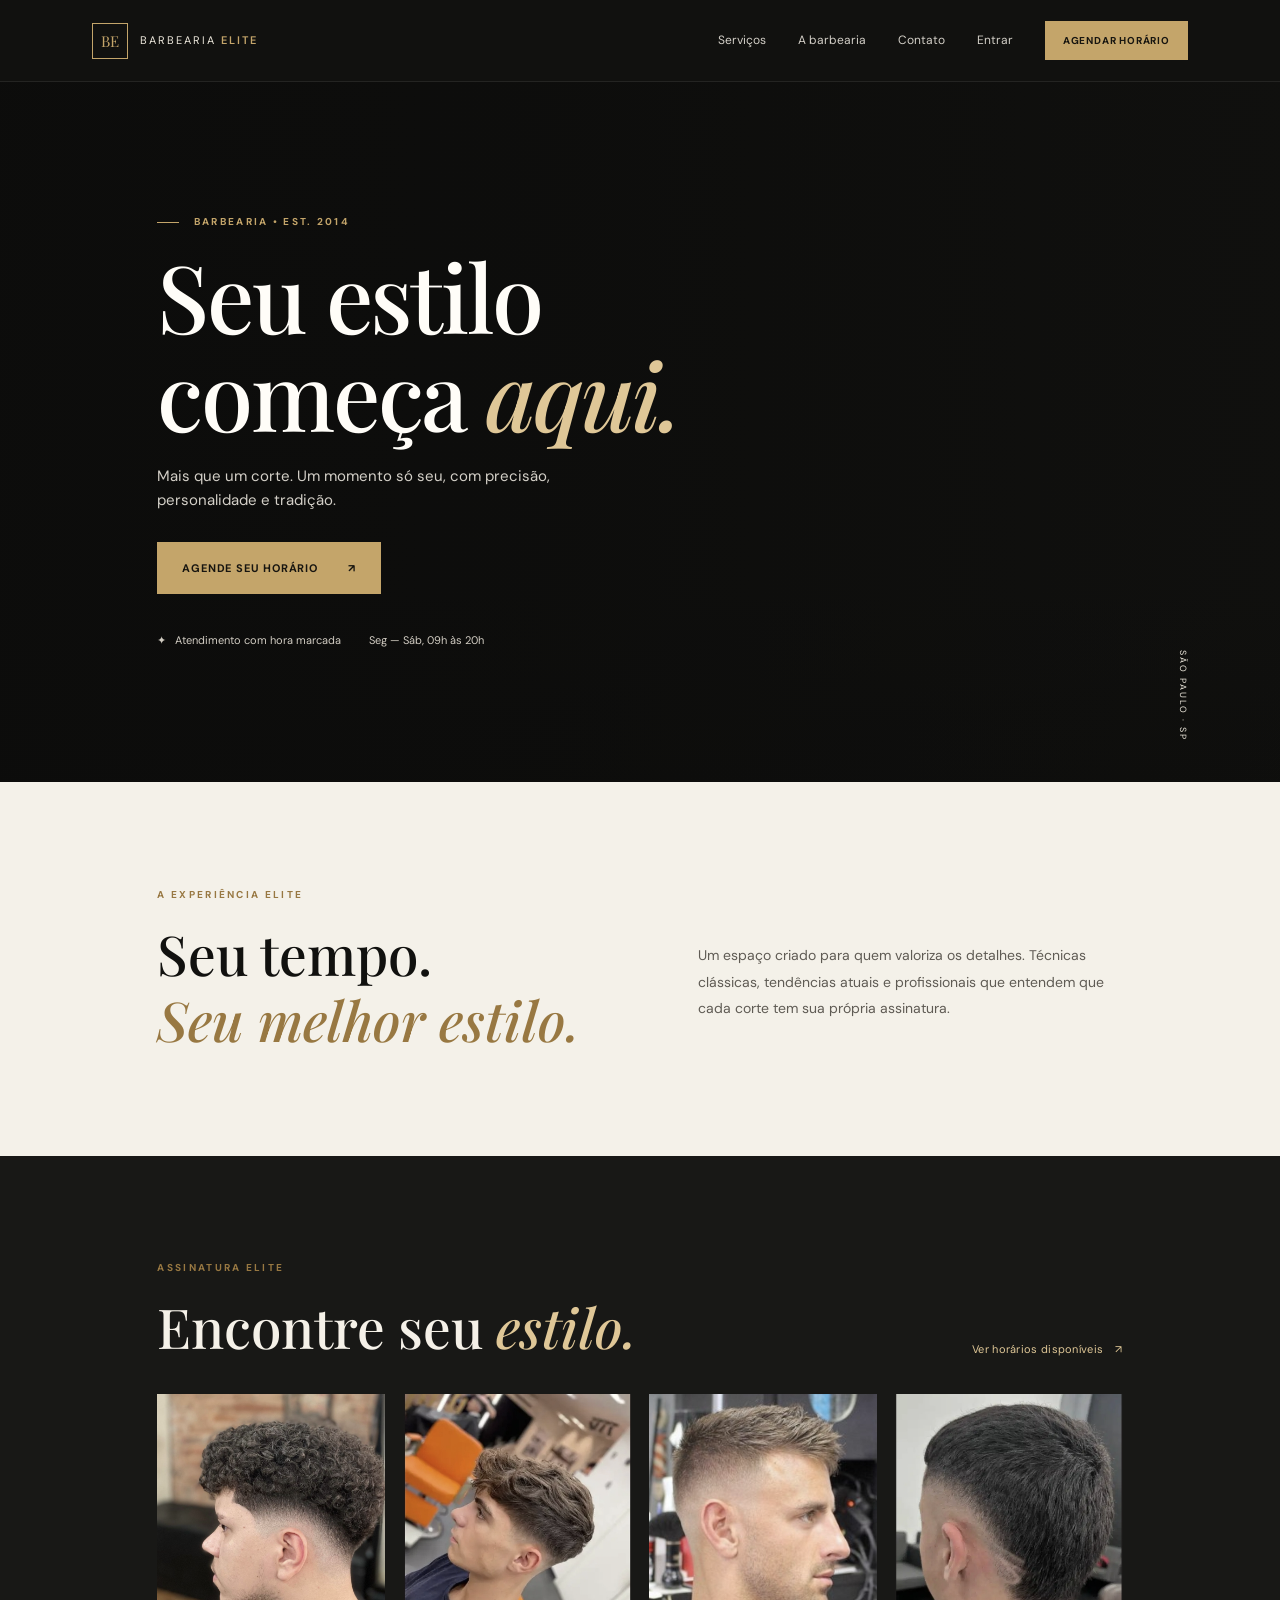
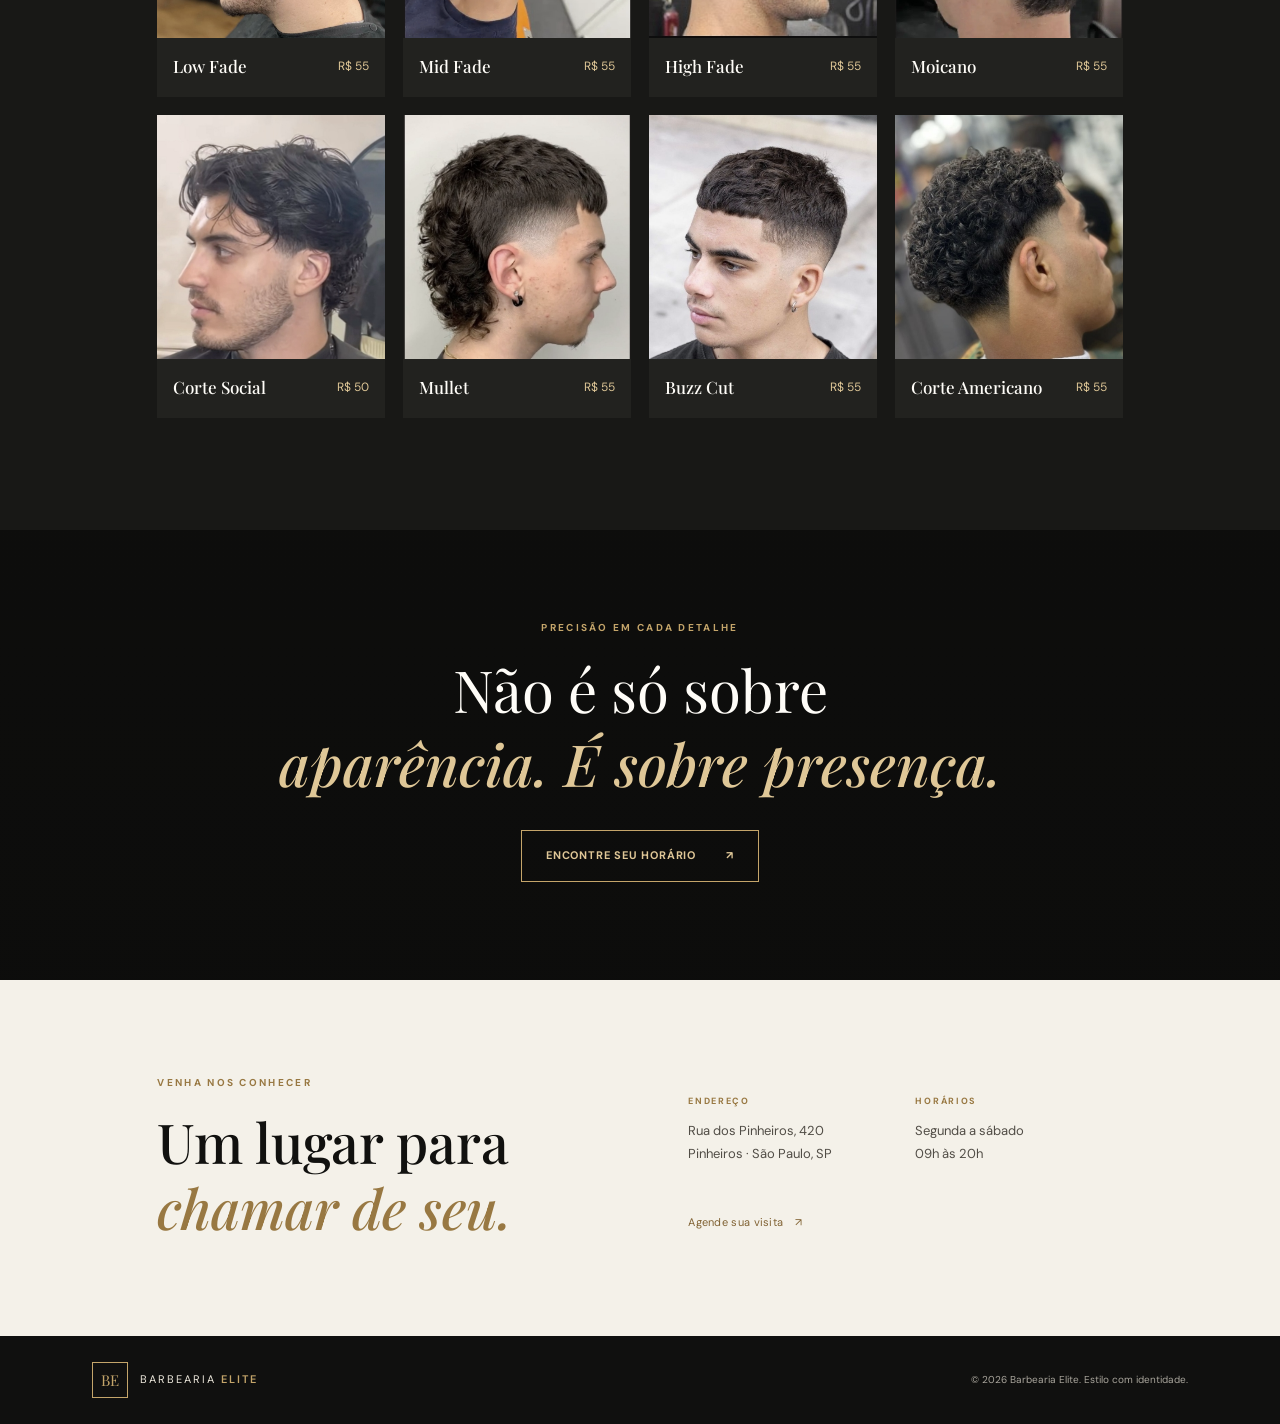
<file: index.html>
<!doctype html>
<html lang="pt-BR">
<head>
  <meta charset="utf-8">
  <meta name="viewport" content="width=device-width, initial-scale=1">
  <meta name="theme-color" content="#10100f">
  <meta name="description" content="Barbearia Elite — cortes de precisão, profissionais experientes e agendamento online.">
  <title>Barbearia Elite — Seu estilo começa aqui</title>
  <link rel="preconnect" href="https://images.unsplash.com">
  <link rel="stylesheet" href="style.css">
  <script src="script.js" defer></script>
</head>
<body data-page="home">

  <header class="site-header">
    <a class="brand" href="index.html">
      <span class="brand-mark">BE</span>
      <span>BARBEARIA <b>ELITE</b></span>
    </a>
    <button class="menu-toggle" aria-label="Abrir menu" aria-expanded="false">☰</button>
    <nav class="nav-links">
      <a href="#servicos">Serviços</a>
      <a href="#sobre">A barbearia</a>
      <a href="#contato">Contato</a>
      <a class="nav-login" href="login.html">Entrar</a>
      <a class="button button-gold button-small" href="agendamento.html">Agendar horário</a>
    </nav>
  </header>

  <main>
    <!-- Hero -->
    <section class="hero">
      <div class="hero-shade"></div>
      <div class="hero-content">
        <p class="eyebrow"><span></span> BARBEARIA • EST. 2014</p>
        <h1>Seu estilo<br>começa <em>aqui.</em></h1>
        <p class="hero-copy">Mais que um corte. Um momento só seu, com precisão, personalidade e tradição.</p>
        <a class="button button-gold" href="agendamento.html">
          Agende seu horário <span aria-hidden="true">↗</span>
        </a>
        <div class="hero-meta">
          <span>✦   Atendimento com hora marcada</span>
          <span>Seg — Sáb, 09h às 20h</span>
        </div>
      </div>
      <div class="hero-side-note">SÃO PAULO · SP</div>
    </section>

    <!-- Sobre -->
    <section class="intro section-wrap" id="sobre">
      <div>
        <p class="eyebrow">A EXPERIÊNCIA ELITE</p>
        <h2>Seu tempo.<br><em>Seu melhor estilo.</em></h2>
      </div>
      <p>Um espaço criado para quem valoriza os detalhes. Técnicas clássicas, tendências atuais e profissionais que entendem que cada corte tem sua própria assinatura.</p>
    </section>

    <!-- Serviços -->
    <section class="services section-wrap" id="servicos">
      <div class="section-heading">
        <div>
          <p class="eyebrow">ASSINATURA ELITE</p>
          <h2>Encontre seu <em>estilo.</em></h2>
        </div>
        <a class="text-link" href="agendamento.html">Ver horários disponíveis <span>↗</span></a>
      </div>
      <div class="service-grid" id="service-grid"></div>
    </section>

    <!-- Destaque / Statement -->
    <section class="statement">
      <p class="eyebrow">PRECISÃO EM CADA DETALHE</p>
      <p class="statement-line">Não é só sobre<br><em>aparência. É sobre presença.</em></p>
      <a class="button button-outline" href="agendamento.html">Encontre seu horário <span>↗</span></a>
    </section>

    <!-- Contato e Localização -->
    <section class="visit section-wrap" id="contato">
      <div>
        <p class="eyebrow">VENHA NOS CONHECER</p>
        <h2>Um lugar para<br><em>chamar de seu.</em></h2>
      </div>
      <div class="visit-details">
        <div>
          <span class="detail-label">ENDEREÇO</span>
          <p>Rua dos Pinheiros, 420<br>Pinheiros · São Paulo, SP</p>
        </div>
        <div>
          <span class="detail-label">HORÁRIOS</span>
          <p>Segunda a sábado<br>09h às 20h</p>
        </div>
        <a class="text-link" href="agendamento.html">Agende sua visita <span>↗</span></a>
      </div>
    </section>
  </main>

  <footer class="footer">
    <a class="brand" href="index.html">
      <span class="brand-mark">BE</span>
      <span>BARBEARIA <b>ELITE</b></span>
    </a>
    <span>© 2026 Barbearia Elite. Estilo com identidade.</span>
  </footer>

</body>
</html>
</file>
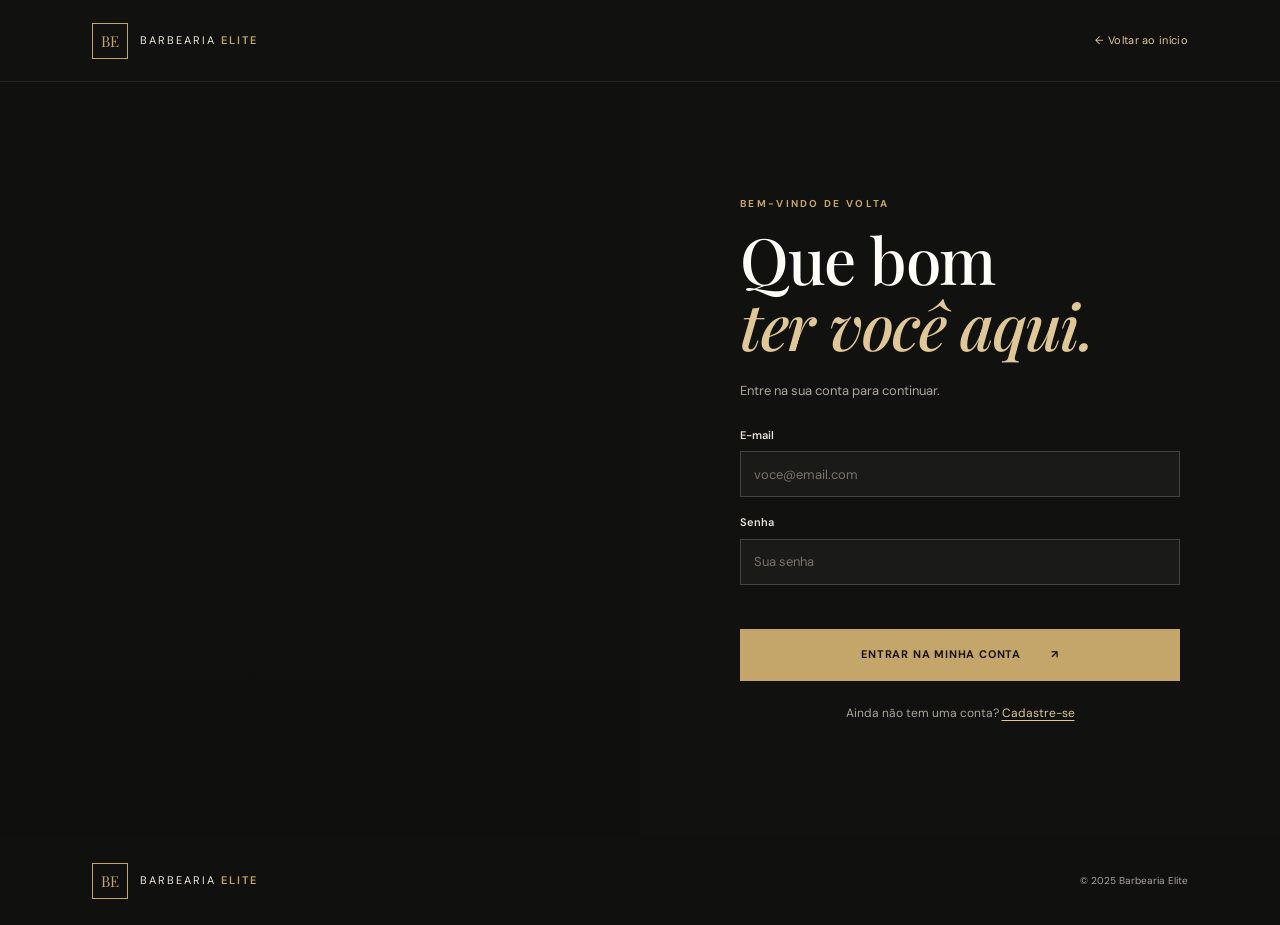
<file: agendamento.html>
<!doctype html>
<html lang="pt-BR">
<head>
  <meta charset="utf-8">
  <meta name="viewport" content="width=device-width, initial-scale=1">
  <meta name="theme-color" content="#10100f">
  <title>Agendar horário — Barbearia Elite</title>
  <link rel="stylesheet" href="style.css">
  <script src="script.js" defer></script>
</head>
<body data-page="booking" class="form-page">

  <header class="site-header">
    <a class="brand" href="index.html">
      <span class="brand-mark">BE</span>
      <span>BARBEARIA <b>ELITE</b></span>
    </a>
    <a class="text-link" href="index.html">← Voltar ao início</a>
  </header>

  <main class="booking-layout">
    <section class="booking-heading">
      <p class="eyebrow">RESERVE SEU MOMENTO</p>
      <h1>Seu próximo<br><em>corte começa aqui.</em></h1>
      <p>Escolha seu serviço, barbeiro e horário. A gente cuida do resto.</p>
      <div class="booking-note"><span>✦</span> Agendamento rápido, sem complicação.</div>
    </section>

    <section class="booking-card">
      <form id="booking-form" novalidate>
        <!-- Passo 01 -->
        <div class="booking-step">
          <span class="step-number">01</span>
          <div class="step-content">
            <label for="service">Escolha seu serviço</label>
            <select id="service" name="service" required>
              <option value="">Selecione um corte</option>
            </select>
          </div>
        </div>

        <div class="booking-price" id="booking-price">Selecione um serviço para ver o valor</div>

        <!-- Passo 02 -->
        <div class="booking-step">
          <span class="step-number">02</span>
          <div class="step-content">
            <label for="barber">Escolha seu barbeiro</label>
            <select id="barber" name="barber" required>
              <option value="">Selecione um profissional</option>
              <option value="Rafael Mendes">Rafael Mendes</option>
              <option value="Caio Oliveira">Caio Oliveira</option>
              <option value="Lucas Ferreira">Lucas Ferreira</option>
            </select>
          </div>
        </div>

        <!-- Passo 03 -->
        <div class="booking-step">
          <span class="step-number">03</span>
          <div class="step-content">
            <label for="date">Escolha a data</label>
            <input id="date" name="date" type="date" required>
          </div>
        </div>

        <!-- Passo 04 -->
        <div class="booking-step">
          <span class="step-number">04</span>
          <div class="step-content">
            <label>Horários disponíveis</label>
            <div id="slots" class="time-slots" role="group" aria-label="Horários disponíveis">
              <p class="slot-hint">Selecione um barbeiro e uma data.</p>
            </div>
            <input id="time" name="time" type="hidden" required>
          </div>
        </div>

        <p class="form-error" id="booking-error" role="alert" aria-live="polite"></p>
        <button class="button button-gold button-full" type="submit">Confirmar agendamento <span>↗</span></button>
        <p class="booking-legal">Ao confirmar, você concorda com nossa política de agendamento.</p>
      </form>
    </section>
  </main>

  <footer class="footer">
    <a class="brand" href="index.html">
      <span class="brand-mark">BE</span>
      <span>BARBEARIA <b>ELITE</b></span>
    </a>
    <span>© 2025 Barbearia Elite</span>
  </footer>

</body>
</html>
</file>
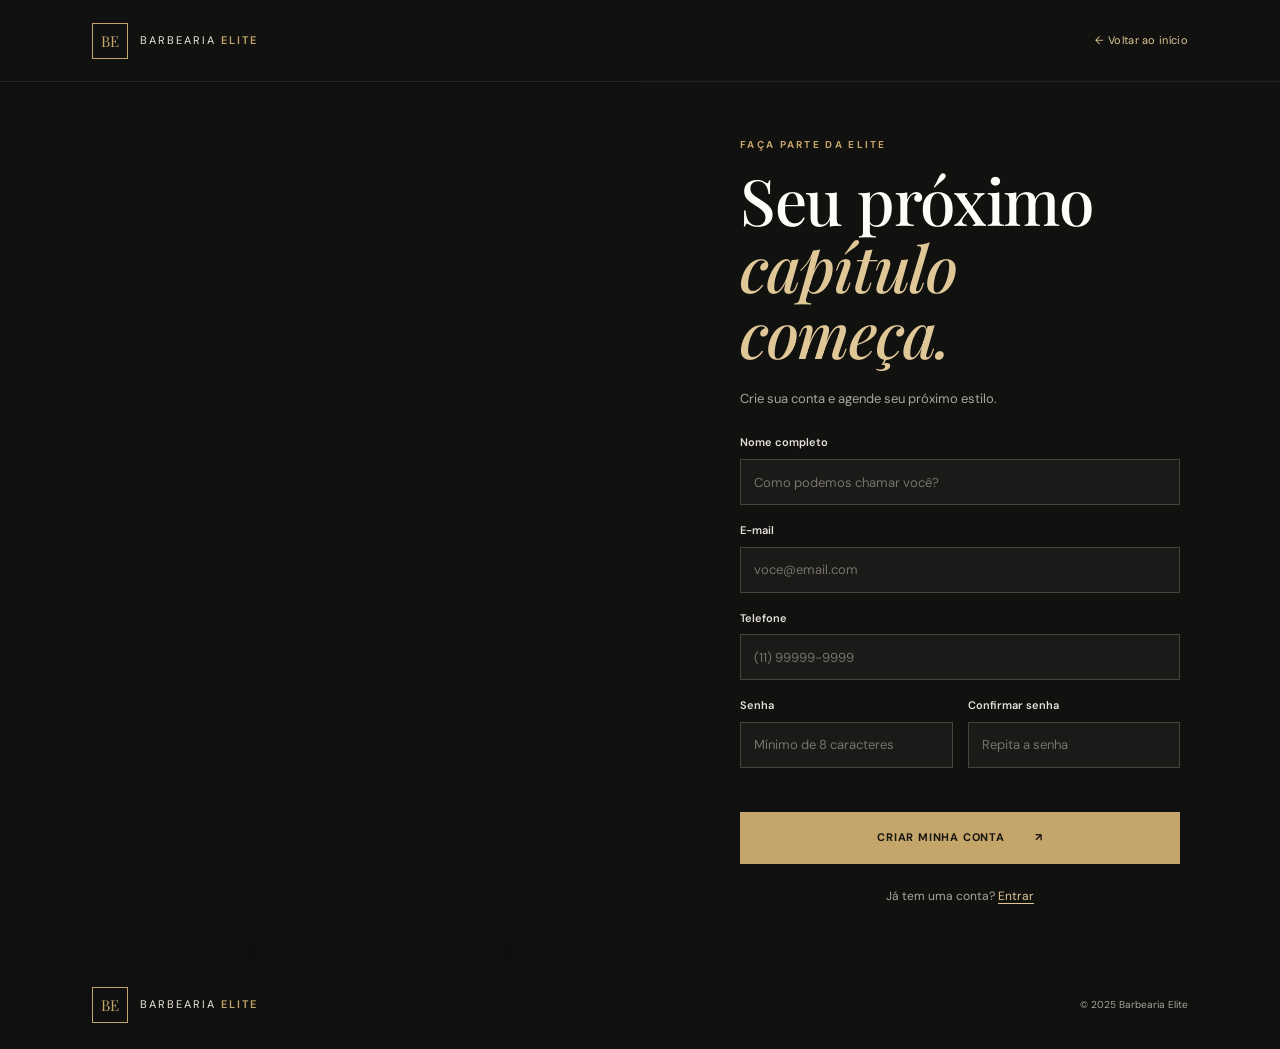
<file: cadastro.html>
<!doctype html>
<html lang="pt-BR">
<head>
  <meta charset="utf-8">
  <meta name="viewport" content="width=device-width, initial-scale=1">
  <meta name="theme-color" content="#10100f">
  <title>Criar conta — Barbearia Elite</title>
  <link rel="stylesheet" href="style.css">
  <script src="script.js" defer></script>
</head>
<body data-page="register" class="form-page">

  <header class="site-header">
    <a class="brand" href="index.html">
      <span class="brand-mark">BE</span>
      <span>BARBEARIA <b>ELITE</b></span>
    </a>
    <a class="text-link" href="index.html">← Voltar ao início</a>
  </header>

  <main class="form-layout">
    <div class="form-image register-image" role="img" aria-label="Detalhes de uma cadeira clássica de barbeiro"></div>

    <section class="form-panel">
      <p class="eyebrow">FAÇA PARTE DA ELITE</p>
      <h1>Seu próximo<br><em>capítulo começa.</em></h1>
      <p class="form-intro">Crie sua conta e agende seu próximo estilo.</p>

      <form id="register-form" novalidate>
        <label for="register-name">Nome completo</label>
        <input id="register-name" name="name" type="text" autocomplete="name" placeholder="Como podemos chamar você?" required minlength="3">

        <label for="register-email">E-mail</label>
        <input id="register-email" name="email" type="email" autocomplete="email" placeholder="voce@email.com" required>

        <label for="register-phone">Telefone</label>
        <input id="register-phone" name="phone" type="tel" autocomplete="tel" placeholder="(11) 99999-9999" required>

        <div class="form-row">
          <div>
            <label for="register-password">Senha</label>
            <input id="register-password" name="password" type="password" autocomplete="new-password" placeholder="Mínimo de 8 caracteres" required minlength="8">
          </div>
          <div>
            <label for="register-confirm">Confirmar senha</label>
            <input id="register-confirm" name="confirm" type="password" autocomplete="new-password" placeholder="Repita a senha" required>
          </div>
        </div>

        <p class="form-error" id="register-error" role="alert" aria-live="polite"></p>
        <button class="button button-gold button-full" type="submit">Criar minha conta <span>↗</span></button>
      </form>

      <p class="form-switch">Já tem uma conta? <a href="login.html">Entrar</a></p>
    </section>
  </main>

  <footer class="footer">
    <a class="brand" href="index.html">
      <span class="brand-mark">BE</span>
      <span>BARBEARIA <b>ELITE</b></span>
    </a>
    <span>© 2025 Barbearia Elite</span>
  </footer>

</body>
</html>
</file>
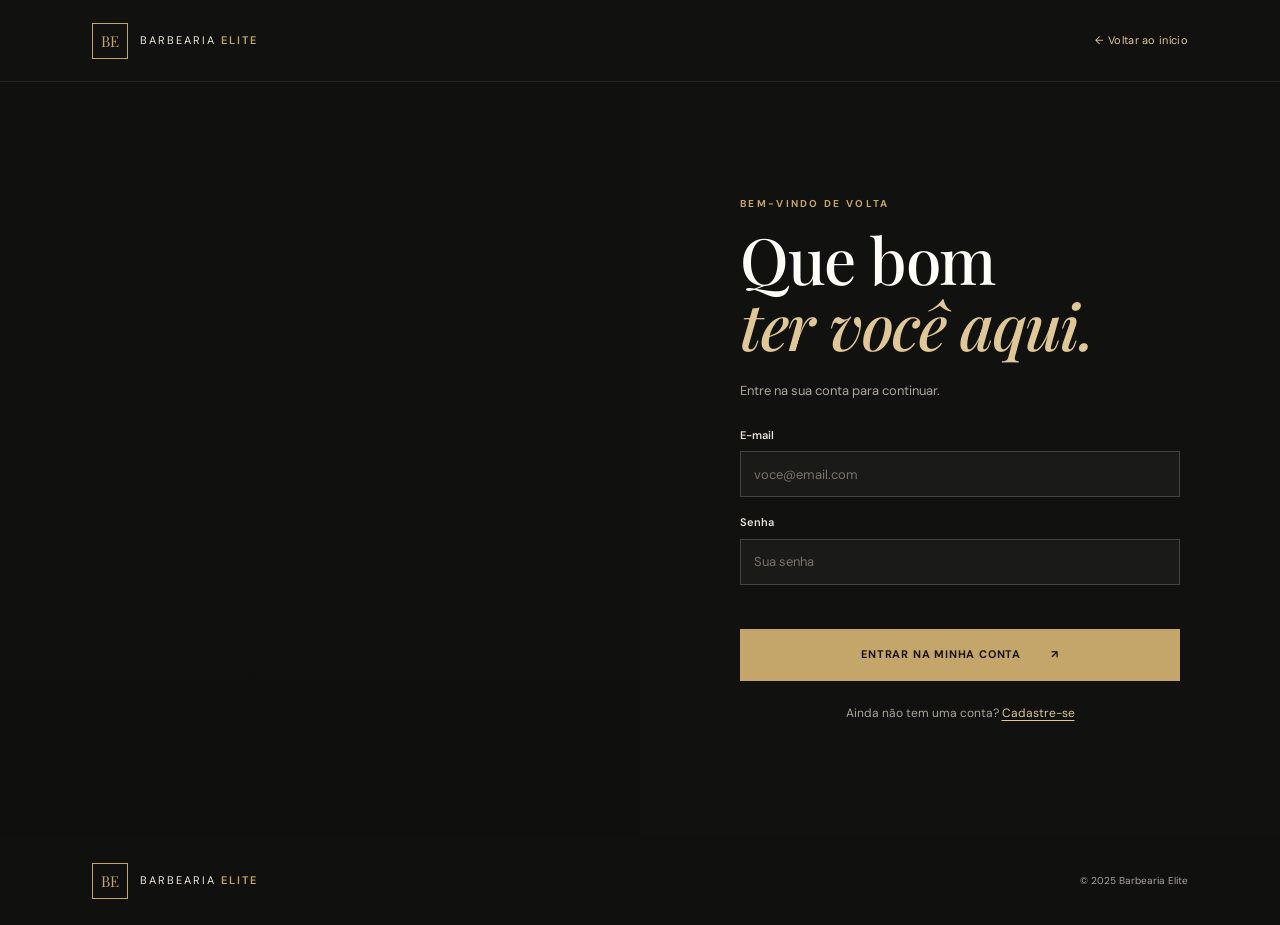
<file: login.html>
<!doctype html>
<html lang="pt-BR">
<head>
  <meta charset="utf-8">
  <meta name="viewport" content="width=device-width, initial-scale=1">
  <meta name="theme-color" content="#10100f">
  <title>Entrar — Barbearia Elite</title>
  <link rel="stylesheet" href="style.css">
  <script src="script.js" defer></script>
</head>
<body data-page="login" class="form-page">

  <header class="site-header">
    <a class="brand" href="index.html">
      <span class="brand-mark">BE</span>
      <span>BARBEARIA <b>ELITE</b></span>
    </a>
    <a class="text-link" href="index.html">← Voltar ao início</a>
  </header>

  <main class="form-layout">
    <div class="form-image" role="img" aria-label="Interior elegante de uma barbearia"></div>

    <section class="form-panel">
      <p class="eyebrow">BEM-VINDO DE VOLTA</p>
      <h1>Que bom<br><em>ter você aqui.</em></h1>
      <p class="form-intro">Entre na sua conta para continuar.</p>

      <form id="login-form" novalidate>
        <label for="login-email">E-mail</label>
        <input id="login-email" name="email" type="email" autocomplete="email" placeholder="voce@email.com" required>

        <label for="login-password">Senha</label>
        <input id="login-password" name="password" type="password" autocomplete="current-password" placeholder="Sua senha" required>

        <p class="form-error" id="login-error" role="alert" aria-live="polite"></p>
        <button class="button button-gold button-full" type="submit">Entrar na minha conta <span>↗</span></button>
      </form>

      <p class="form-switch">Ainda não tem uma conta? <a href="cadastro.html">Cadastre-se</a></p>
    </section>
  </main>

  <footer class="footer">
    <a class="brand" href="index.html">
      <span class="brand-mark">BE</span>
      <span>BARBEARIA <b>ELITE</b></span>
    </a>
    <span>© 2025 Barbearia Elite</span>
  </footer>

</body>
</html>
</file>
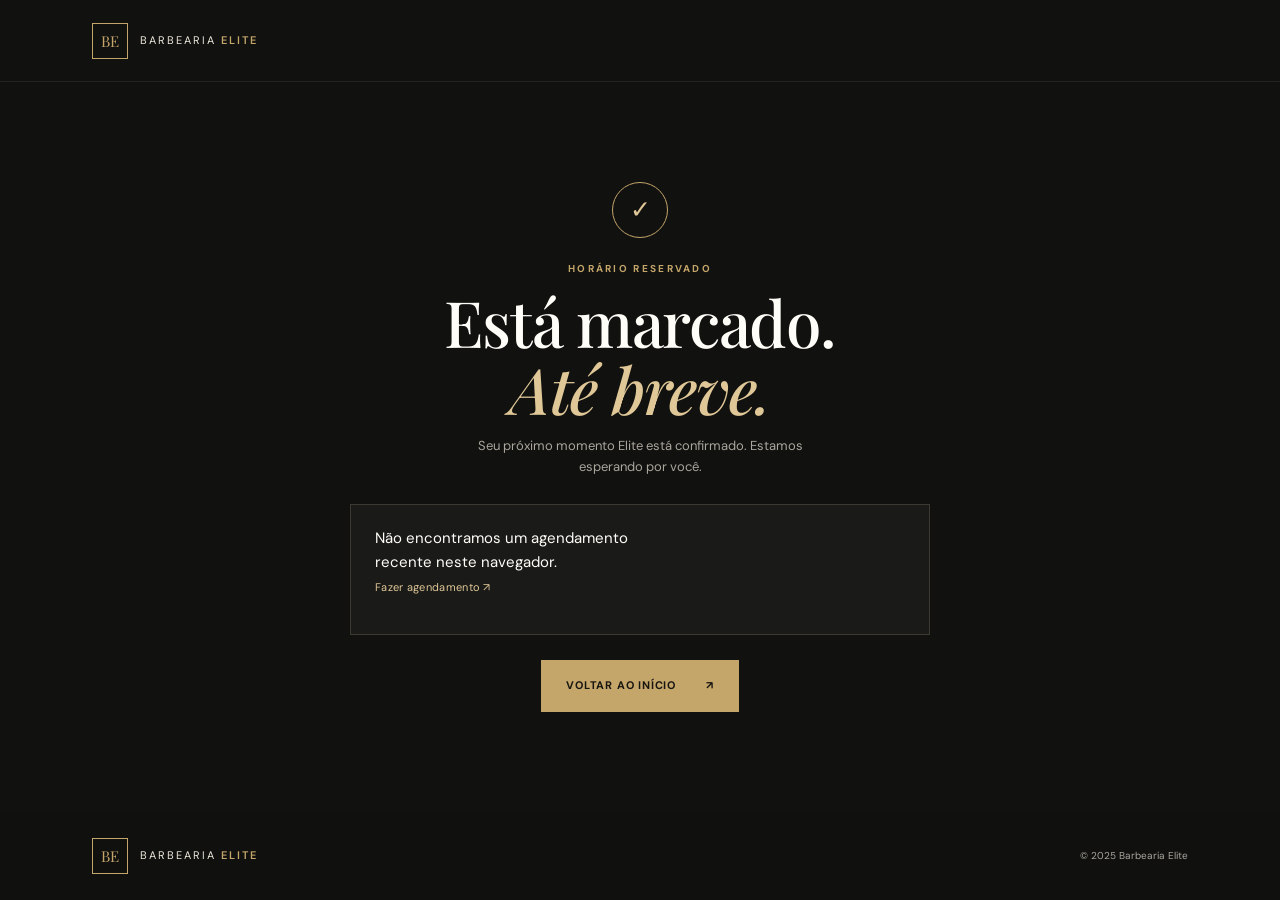
<file: sucesso.html>
<!doctype html>
<html lang="pt-BR">
<head>
  <meta charset="utf-8">
  <meta name="viewport" content="width=device-width, initial-scale=1">
  <meta name="theme-color" content="#10100f">
  <title>Agendamento confirmado — Barbearia Elite</title>
  <link rel="stylesheet" href="style.css">
  <script src="script.js" defer></script>
</head>
<body data-page="success" class="form-page">

  <header class="site-header">
    <a class="brand" href="index.html">
      <span class="brand-mark">BE</span>
      <span>BARBEARIA <b>ELITE</b></span>
    </a>
  </header>

  <main class="success-wrap">
    <div class="success-icon" aria-hidden="true">✓</div>
    <p class="eyebrow">HORÁRIO RESERVADO</p>
    <h1>Está marcado.<br><em>Até breve.</em></h1>
    <p class="success-copy">Seu próximo momento Elite está confirmado. Estamos esperando por você.</p>

    <section class="confirmation-card" id="confirmation-details" aria-live="polite"></section>

    <a class="button button-gold" href="index.html">Voltar ao início <span>↗</span></a>
  </main>

  <footer class="footer">
    <a class="brand" href="index.html">
      <span class="brand-mark">BE</span>
      <span>BARBEARIA <b>ELITE</b></span>
    </a>
    <span>© 2025 Barbearia Elite</span>
  </footer>

</body>
</html>
</file>
<file: style.css>
@import url('https://fonts.googleapis.com/css2?family=DM+Sans:wght@400;500;600;700&family=Playfair+Display:ital,wght@0,500;0,600;0,700;1,500;1,600&display=swap');

:root {
  --ink: #11110f;
  --ink-soft: #191917;
  --paper: #f4f1e9;
  --white: #fffdf8;
  --gold: #c4a56a;
  --gold-light: #dfc797;
  --muted: #a7a39b;
  --line: rgba(255, 255, 255, 0.13);
  --serif: 'Playfair Display', Georgia, serif;
  --sans: 'DM Sans', Arial, sans-serif;
}

/* =========================================
   RESET & BASE
   ========================================= */
* {
  box-sizing: border-box;
}

html {
  scroll-behavior: smooth;
}

body {
  margin: 0;
  background: var(--ink);
  color: var(--white);
  font-family: var(--sans);
  font-size: 15px;
  line-height: 1.6;
}

a {
  color: inherit;
  text-decoration: none;
}

button,
input,
select {
  font: inherit;
}

h1,
h2,
p {
  margin-top: 0;
}

/* =========================================
   HEADER & NAVIGATION
   ========================================= */
.site-header {
  height: 82px;
  padding: 0 7.2%;
  display: flex;
  align-items: center;
  justify-content: space-between;
  background: var(--ink);
  position: relative;
  z-index: 3;
  border-bottom: 1px solid rgba(255, 255, 255, 0.08);
}

.brand {
  display: flex;
  align-items: center;
  gap: 12px;
  font-size: 11px;
  letter-spacing: 2px;
  color: #eee9dd;
}

.brand b {
  color: var(--gold);
  font-weight: 600;
}

.brand-mark {
  width: 36px;
  height: 36px;
  border: 1px solid var(--gold);
  display: grid;
  place-items: center;
  color: var(--gold);
  font-family: var(--serif);
  font-size: 15px;
  letter-spacing: 0;
}

.nav-links {
  display: flex;
  align-items: center;
  gap: 32px;
}

.nav-links > a:not(.button) {
  font-size: 12px;
  color: #d4d0c8;
  transition: color 0.2s;
}

.nav-links > a:hover,
.text-link:hover {
  color: var(--gold-light);
}

.menu-toggle {
  display: none;
  background: none;
  border: 0;
  color: var(--white);
  font-size: 24px;
  cursor: pointer;
}

/* =========================================
   BUTTONS & LINKS
   ========================================= */
.button {
  min-height: 52px;
  padding: 0 24px;
  display: inline-flex;
  align-items: center;
  justify-content: center;
  gap: 30px;
  background: var(--gold);
  color: #171510;
  border: 1px solid var(--gold);
  font-size: 11px;
  font-weight: 700;
  letter-spacing: 0.8px;
  text-transform: uppercase;
  cursor: pointer;
  transition: background 0.2s, transform 0.2s;
}

.button:hover {
  background: var(--gold-light);
  transform: translateY(-2px);
}

.button-small {
  min-height: 39px;
  padding: 0 17px;
  font-size: 10px;
  gap: 12px;
}

.button-outline {
  background: transparent;
  color: var(--gold-light);
  border-color: var(--gold);
}

.button-full {
  width: 100%;
  margin-top: 10px;
}

.text-link {
  display: inline-flex;
  gap: 12px;
  align-items: center;
  color: var(--gold-light);
  font-size: 11px;
  letter-spacing: 0.3px;
}

/* =========================================
   TYPOGRAPHY HELPERS
   ========================================= */
.eyebrow {
  color: var(--gold);
  font-size: 10px;
  letter-spacing: 2.3px;
  font-weight: 700;
  margin: 0 0 17px;
}

.hero h1,
.form-panel h1,
.booking-heading h1,
.success-wrap h1 {
  font-family: var(--serif);
  font-weight: 500;
  line-height: 1.04;
  margin: 0 0 22px;
}

.hero h1 {
  font-size: clamp(56px, 7.5vw, 94px);
  letter-spacing: -2.2px;
}

.form-panel h1,
.booking-heading h1,
.success-wrap h1 {
  font-size: clamp(43px, 5vw, 64px);
  letter-spacing: -1.3px;
}

.hero h1 em,
.intro h2 em,
.section-heading h2 em,
.visit h2 em,
.form-panel h1 em,
.booking-heading h1 em,
.success-wrap h1 em {
  color: var(--gold-light);
  font-weight: 500;
}

/* =========================================
   HERO SECTION
   ========================================= */
.hero {
  height: min(700px, calc(100vh - 82px));
  min-height: 580px;
  position: relative;
  display: flex;
  align-items: center;
  background: url('https://images.unsplash.com/photo-1503951914875-452162b0f3f1?auto=format&fit=crop&w=2200&q=85') center 46% / cover no-repeat;
}

.hero-shade {
  position: absolute;
  inset: 0;
  background: 
    linear-gradient(90deg, rgba(12, 12, 11, 0.93) 0%, rgba(12, 12, 11, 0.77) 41%, rgba(12, 12, 11, 0.22) 100%),
    linear-gradient(0deg, rgba(12, 12, 11, 0.4), transparent 28%);
}

.hero-content {
  position: relative;
  width: min(650px, 86%);
  margin-left: 12.3%;
  padding: 48px 0;
}

.hero .eyebrow span {
  display: inline-block;
  width: 22px;
  height: 1px;
  background: var(--gold);
  vertical-align: middle;
  margin-right: 10px;
}

.hero-copy {
  color: #d4d0c8;
  max-width: 410px;
  font-size: 15px;
  margin-bottom: 30px;
}

.hero-meta {
  display: flex;
  gap: 28px;
  flex-wrap: wrap;
  margin-top: 38px;
  color: #d2cdc3;
  font-size: 11px;
}

.hero-side-note {
  position: absolute;
  right: 7%;
  bottom: 41px;
  writing-mode: vertical-rl;
  letter-spacing: 2px;
  color: #eee9dd;
  font-size: 9px;
}

/* =========================================
   SECTIONS (INTRO, SERVICES, STATEMENT, VISIT)
   ========================================= */
.section-wrap {
  padding-left: 12.3%;
  padding-right: 12.3%;
}

.intro {
  padding-top: 105px;
  padding-bottom: 104px;
  display: grid;
  grid-template-columns: 1fr 1fr;
  gap: 12%;
  align-items: center;
  background: var(--paper);
  color: var(--ink);
}

.intro .eyebrow,
.services .eyebrow,
.visit .eyebrow {
  color: #987842;
}

.intro h2,
.section-heading h2,
.visit h2 {
  font-family: var(--serif);
  font-size: clamp(37px, 4.5vw, 55px);
  font-weight: 500;
  line-height: 1.2;
  margin: 0;
}

.intro h2 em,
.visit h2 em {
  color: #987842;
}

.intro > p {
  max-width: 440px;
  color: #5f5b54;
  font-size: 14px;
  line-height: 1.9;
  margin: 25px 0 0;
}

.services {
  padding-top: 104px;
  padding-bottom: 112px;
  background: #181816;
}

.section-heading {
  display: flex;
  justify-content: space-between;
  align-items: end;
  margin-bottom: 35px;
}

.section-heading h2 {
  color: #f5f1e8;
}

.service-grid {
  display: grid;
  grid-template-columns: repeat(4, 1fr);
  gap: 18px;
}

.service-card {
  position: relative;
  overflow: hidden;
  background: #22221f;
  min-width: 0;
}

.service-card img {
  display: block;
  width: 100%;
  height: 244px;
  object-fit: cover;
  filter: saturate(0.72);
  transition: transform 0.55s, filter 0.4s;
}

.service-card:hover img {
  transform: scale(1.05);
  filter: saturate(1);
}

.service-card-copy {
  padding: 15px 16px 17px;
  display: flex;
  align-items: center;
  justify-content: space-between;
  gap: 8px;
}

.service-card h3 {
  font-family: var(--serif);
  font-size: 17px;
  font-weight: 500;
  margin: 0;
}

.service-card .price {
  color: var(--gold-light);
  font-size: 12px;
  white-space: nowrap;
}

.statement {
  padding: 90px 24px 98px;
  text-align: center;
  background: 
    linear-gradient(rgba(12, 12, 11, 0.79), rgba(12, 12, 11, 0.84)),
    url('https://images.unsplash.com/photo-1621605815971-fbc98d665033?auto=format&fit=crop&w=1900&q=85') center 44% / cover;
}

.statement-line {
  font-family: var(--serif);
  font-size: clamp(33px, 5vw, 58px);
  line-height: 1.27;
  margin: 0 auto 29px;
}

.statement-line em {
  color: var(--gold-light);
  font-weight: 500;
}

.visit {
  padding-top: 95px;
  padding-bottom: 96px;
  display: grid;
  grid-template-columns: 1fr 1fr;
  gap: 10%;
  background: var(--paper);
  color: var(--ink);
}

.visit-details {
  display: grid;
  grid-template-columns: 1fr 1fr;
  gap: 23px 20px;
  padding-top: 12px;
}

.detail-label {
  color: #987842;
  letter-spacing: 1.7px;
  font-size: 9px;
  font-weight: 700;
}

.visit-details p {
  font-size: 13px;
  color: #514d46;
  line-height: 1.8;
  margin: 8px 0 0;
}

.visit-details .text-link {
  grid-column: 1 / -1;
  color: #806233;
  margin-top: 3px;
}

/* =========================================
   FOOTER
   ========================================= */
.footer {
  padding: 26px 7.2%;
  display: flex;
  align-items: center;
  justify-content: space-between;
  gap: 20px;
  color: #aaa69d;
  font-size: 10px;
  background: #10100f;
}

.footer > a:last-child {
  color: var(--gold-light);
}

/* =========================================
   LOGIN / REGISTER PAGES
   ========================================= */
.form-page {
  min-height: 100vh;
  display: flex;
  flex-direction: column;
}

.form-page > .site-header {
  flex-shrink: 0;
}

.form-layout {
  flex: 1;
  display: grid;
  grid-template-columns: 1fr 1fr;
  min-height: calc(100vh - 145px);
}

.form-image {
  background: 
    linear-gradient(0deg, rgba(12, 12, 11, 0.43), rgba(12, 12, 11, 0.1)),
    url('https://images.unsplash.com/photo-1622286342621-4bd786c2447c?auto=format&fit=crop&w=1200&q=85') center / cover;
}

.register-image {
  background-image: 
    linear-gradient(0deg, rgba(12, 12, 11, 0.4), rgba(12, 12, 11, 0.1)),
    url('https://images.unsplash.com/photo-1599351431202-1e0f0137899a?auto=format&fit=crop&w=1200&q=85');
}

.form-panel {
  width: min(440px, 82%);
  align-self: center;
  justify-self: center;
  padding: 55px 0;
}

.form-panel .eyebrow {
  margin-bottom: 14px;
}

.form-intro {
  color: #aaa69d;
  font-size: 13px;
  margin: 0 0 25px;
}

.form-panel form label,
.step-content label {
  display: block;
  color: #e6e1d8;
  font-size: 11px;
  font-weight: 600;
  margin: 17px 0 7px;
}

.form-panel input,
.step-content select,
.step-content input[type="date"] {
  height: 46px;
  padding: 0 13px;
  width: 100%;
  border: 1px solid #44433e;
  background: #1a1a18;
  color: var(--white);
  outline: none;
  font-size: 13px;
  border-radius: 0;
}

.form-panel input:focus,
.step-content select:focus,
.step-content input:focus {
  border-color: var(--gold);
}

input::placeholder {
  color: #77736b;
}

.form-switch {
  text-align: center;
  color: #aaa69d;
  font-size: 12px;
  margin: 23px 0 0;
}

.form-switch a {
  color: var(--gold-light);
  text-decoration: underline;
  text-underline-offset: 3px;
}

.form-error {
  min-height: 20px;
  color: #ffb4a9;
  font-size: 11px;
  margin: 7px 0;
}

.form-row {
  display: grid;
  grid-template-columns: 1fr 1fr;
  gap: 15px;
}

/* =========================================
   BOOKING & SUCCESS PAGES
   ========================================= */
.booking-layout {
  flex: 1;
  display: grid;
  grid-template-columns: minmax(260px, 0.85fr) minmax(400px, 1fr);
  gap: 10%;
  align-items: start;
  padding: 75px 14%;
  background: radial-gradient(ellipse at 15% 35%, #22211c 0%, #11110f 58%);
}

.booking-heading {
  position: sticky;
  top: 40px;
  padding-top: 44px;
}

.booking-heading > p:not(.eyebrow) {
  max-width: 360px;
  color: #b4afa4;
  font-size: 14px;
}

.booking-note {
  margin-top: 44px;
  color: #c8c2b7;
  font-size: 11px;
}

.booking-note span {
  color: var(--gold);
  margin-right: 8px;
}

.booking-card {
  padding: 33px;
  background: var(--ink-soft);
  border: 1px solid #38362f;
  box-shadow: 0 25px 80px rgba(0, 0, 0, 0.2);
}

.booking-step {
  display: grid;
  grid-template-columns: 32px 1fr;
  gap: 12px;
  padding: 0 0 21px;
  border-bottom: 1px solid var(--line);
  margin-bottom: 17px;
}

.step-number {
  font-family: var(--serif);
  font-size: 16px;
  color: var(--gold);
  padding-top: 7px;
}

.step-content label {
  margin-top: 4px;
}

.step-content select,
.step-content input[type="date"] {
  appearance: auto;
}

.step-content select option {
  background: var(--ink-soft);
}

.booking-price {
  color: var(--gold-light);
  font-size: 12px;
  text-align: right;
  margin: -8px 0 18px;
}

.time-slots {
  display: flex;
  flex-wrap: wrap;
  gap: 8px;
  margin-top: 12px;
}

.slot-button {
  background: #22221f;
  border: 1px solid #47443c;
  color: #eee9dd;
  padding: 8px 12px;
  font-size: 11px;
  cursor: pointer;
  transition: 0.2s;
}

.slot-button:hover,
.slot-button[aria-pressed="true"] {
  border-color: var(--gold);
  background: #3b3323;
  color: var(--gold-light);
}

.slot-button:disabled {
  opacity: 0.35;
  text-decoration: line-through;
  cursor: not-allowed;
}

.slot-hint {
  font-size: 11px;
  color: #98948c;
  margin: 0;
}

.booking-legal {
  font-size: 10px;
  color: #8d8981;
  text-align: center;
  margin: 13px 0 0;
}

.success-wrap {
  width: min(580px, 88%);
  margin: auto;
  text-align: center;
  padding: 80px 0;
}

.success-icon {
  width: 56px;
  height: 56px;
  border: 1px solid var(--gold);
  border-radius: 50%;
  display: grid;
  place-items: center;
  color: var(--gold-light);
  font-size: 25px;
  margin: 0 auto 23px;
}

.success-wrap .eyebrow {
  margin-bottom: 12px;
}

.success-wrap h1 {
  margin-bottom: 14px;
}

.success-copy {
  color: #aaa69d;
  font-size: 13px;
  max-width: 380px;
  margin: 0 auto 26px;
}

.confirmation-card {
  text-align: left;
  background: #1a1a18;
  border: 1px solid #3d3a32;
  padding: 21px 24px;
  margin: 0 auto 25px;
  display: grid;
  grid-template-columns: 1fr 1fr;
  gap: 16px;
}

.confirmation-card div {
  font-size: 12px;
  color: #f2eee5;
}

.confirmation-card span {
  display: block;
  color: var(--gold);
  font-size: 9px;
  letter-spacing: 1px;
  margin-bottom: 3px;
}

.success-wrap > .button {
  margin: 0 auto;
}

/* =========================================
   RESPONSIVE DESIGN
   ========================================= */
@media (max-width: 900px) {
  .nav-links {
    gap: 17px;
  }

  .section-wrap {
    padding-left: 8%;
    padding-right: 8%;
  }

  .service-grid {
    grid-template-columns: repeat(2, 1fr);
  }

  .service-card img {
    height: 290px;
  }

  .booking-layout {
    padding: 60px 8%;
    gap: 6%;
  }

  .intro,
  .visit {
    gap: 6%;
  }
}

@media (max-width: 640px) {
  .site-header {
    height: 69px;
    padding: 0 6%;
  }

  .brand {
    font-size: 10px;
    letter-spacing: 1.5px;
  }

  .brand-mark {
    width: 32px;
    height: 32px;
  }

  .menu-toggle {
    display: block;
  }

  .nav-links {
    display: none;
    position: absolute;
    top: 68px;
    left: 0;
    right: 0;
    padding: 20px 6% 25px;
    background: #151513;
    flex-direction: column;
    align-items: stretch;
    gap: 17px;
    border-bottom: 1px solid var(--line);
  }

  .nav-links.is-open {
    display: flex;
  }

  .nav-links .button {
    text-align: center;
  }

  .nav-login {
    display: block !important;
  }

  .hero {
    height: calc(100svh - 69px);
    min-height: 570px;
    background-position: 58% center;
  }

  .hero-content {
    margin-left: 7%;
    width: 88%;
  }

  .hero h1 {
    font-size: 54px;
  }

  .hero-copy {
    max-width: 330px;
    font-size: 14px;
  }

  .hero-meta {
    flex-direction: column;
    gap: 8px;
    margin-top: 30px;
  }

  .hero-side-note {
    right: 5%;
    bottom: 27px;
  }

  .section-wrap {
    padding-left: 7%;
    padding-right: 7%;
  }

  .intro {
    padding-top: 72px;
    padding-bottom: 72px;
    grid-template-columns: 1fr;
    gap: 12px;
  }

  .intro > p {
    margin-top: 0;
  }

  .services {
    padding-top: 72px;
    padding-bottom: 75px;
  }

  .section-heading {
    align-items: start;
    flex-direction: column;
    gap: 20px;
    margin-bottom: 25px;
  }

  .section-heading h2,
  .intro h2,
  .visit h2 {
    font-size: 41px;
  }

  .service-grid {
    gap: 11px;
  }

  .service-card img {
    height: 180px;
  }

  .service-card-copy {
    padding: 12px 10px;
  }

  .service-card h3 {
    font-size: 15px;
  }

  .service-card .price {
    font-size: 11px;
  }

  .statement {
    padding: 70px 20px;
  }

  .visit {
    padding-top: 70px;
    padding-bottom: 70px;
    grid-template-columns: 1fr;
    gap: 22px;
  }

  .visit-details {
    padding-top: 0;
    gap: 18px;
  }

  .footer {
    padding: 22px 6%;
    flex-wrap: wrap;
    font-size: 9px;
  }

  .footer .brand {
    width: 100%;
    margin: auto;
    width: 50%;
    border: 3px solid green;
    padding: 10px;
  }

  .form-layout {
    grid-template-columns: 1fr;
    min-height: unset;
  }

  .form-image {
    min-height: 195px;
  }

  .form-panel {
    width: 86%;
    padding: 43px 0 52px;
  }

  .form-panel h1 {
    font-size: 48px;
  }

  .form-row {
    gap: 10px;
  }

  .form-row input {
    font-size: 11px;
    padding: 0 8px;
  }

  .form-page .site-header > .text-link {
    font-size: 10px;
  }

  .booking-layout {
    display: block;
    padding: 40px 6% 56px;
  }

  .booking-heading {
    position: static;
    padding-top: 0;
    margin-bottom: 28px;
  }

  .booking-heading h1 {
    font-size: 44px;
  }

  .booking-note {
    display: none;
  }

  .booking-card {
    padding: 23px 17px;
  }

  .confirmation-card {
    padding: 17px;
    gap: 13px;
  }

  .success-wrap {
    padding: 60px 0;
  }

  .success-wrap h1 {
    font-size: 47px;
  }
}

/* =========================================
   ACCESSIBILITY
   ========================================= */
@media (prefers-reduced-motion: reduce) {
  *,
  *::before,
  *::after {
    scroll-behavior: auto !important;
    transition: none !important;
    animation: none !important;
  }
}
</file>
